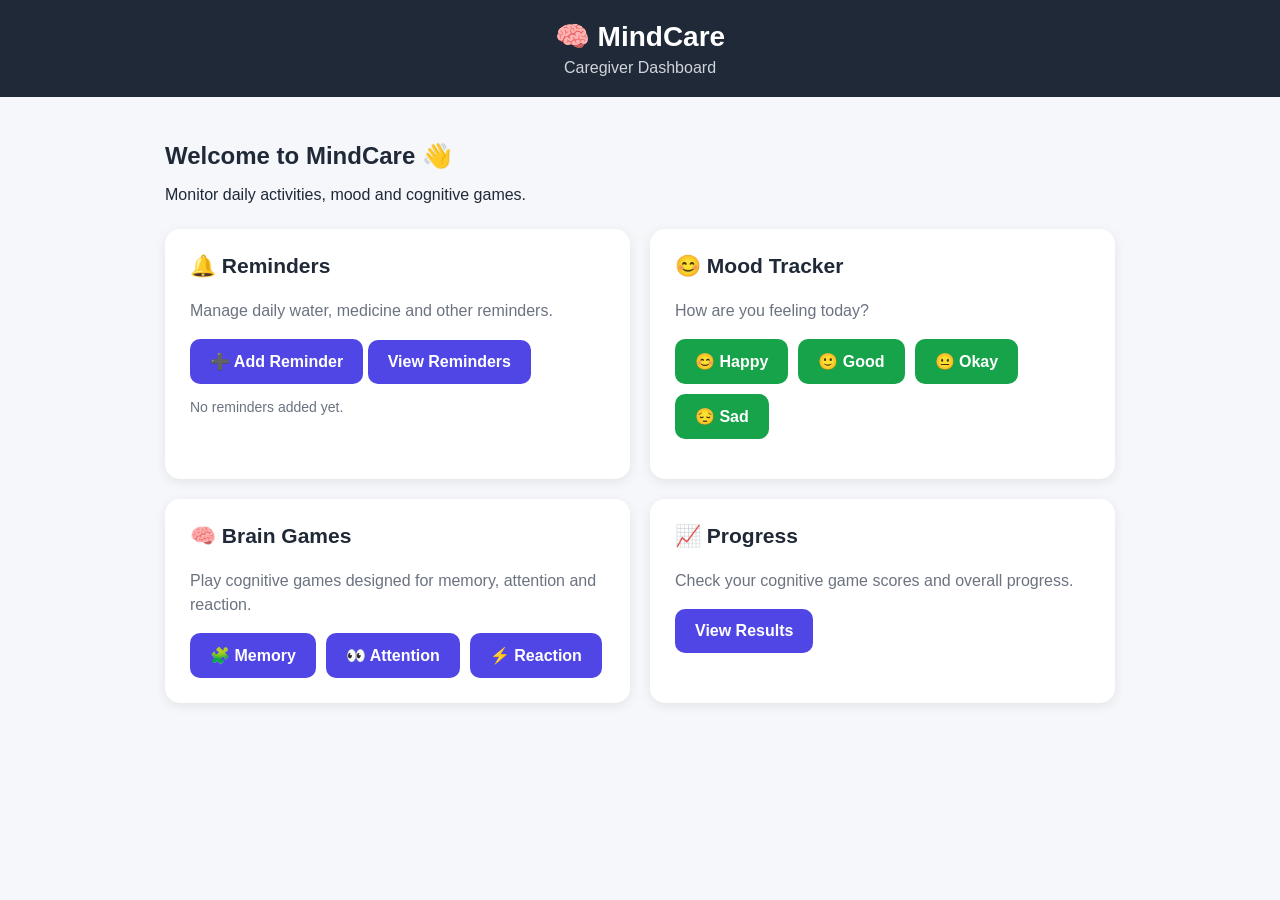
<file: index.html>
<!DOCTYPE html>
<html lang="en">
<head>
    <meta charset="UTF-8">
    <meta name="viewport" content="width=device-width, initial-scale=1.0">
    <title>MindCare Dashboard</title>

    <style>
        * {
            box-sizing: border-box;
        }

        body {
            margin: 0;
            font-family: Arial, sans-serif;
            background: #F5F7FB;
            color: #1F2937;
        }

        header {
            background: #1F2937;
            color: white;
            padding: 20px;
            text-align: center;
        }

        header h1 {
            margin: 0;
            font-size: 28px;
        }

        header p {
            margin: 6px 0 0;
            color: #D1D5DB;
        }

        .container {
            max-width: 1000px;
            margin: auto;
            padding: 25px;
        }

        .welcome {
            margin-bottom: 25px;
        }

        .welcome h2 {
            margin-bottom: 5px;
        }

        .grid {
            display: grid;
            grid-template-columns: repeat(2, 1fr);
            gap: 20px;
        }

        .card {
            background: white;
            border-radius: 15px;
            padding: 25px;
            box-shadow: 0 3px 12px rgba(0,0,0,0.08);
        }

        .card h3 {
            margin-top: 0;
            font-size: 21px;
        }

        .card p {
            color: #6B7280;
            line-height: 1.5;
        }

        button {
            border: none;
            border-radius: 10px;
            padding: 13px 20px;
            font-size: 16px;
            font-weight: bold;
            cursor: pointer;
            background: #4F46E5;
            color: white;
        }

        button:hover {
            background: #4338CA;
        }

        .game-buttons,
        .mood-buttons {
            display: flex;
            flex-wrap: wrap;
            gap: 10px;
        }

        .mood {
            background: #16A34A;
        }

        .mood:hover {
            background: #15803D;
        }

        .result {
            margin-top: 15px;
            font-weight: bold;
        }

        /* Reminder Form */

        .reminder-form {
            margin-top: 20px;
            padding: 18px;
            background: #F5F7FB;
            border-radius: 12px;
        }

        .reminder-form label {
            display: block;
            margin-top: 10px;
            margin-bottom: 5px;
            font-weight: bold;
        }

        .reminder-form input,
        .reminder-form select {
            width: 100%;
            padding: 12px;
            border: 1px solid #D1D5DB;
            border-radius: 8px;
            font-size: 15px;
            background: white;
        }

        .reminder-list {
            margin-top: 15px;
        }

        .reminder-item {
            background: white;
            border: 1px solid #E5E7EB;
            border-radius: 10px;
            padding: 12px;
            margin-bottom: 10px;
        }

        .reminder-item strong {
            display: block;
            margin-bottom: 5px;
        }

        .reminder-actions {
            margin-top: 8px;
            display: flex;
            gap: 8px;
            flex-wrap: wrap;
        }

        .small-button {
            padding: 8px 12px;
            font-size: 13px;
        }

        .done {
            background: #16A34A;
        }

        .delete {
            background: #DC2626;
        }

        .delete:hover {
            background: #B91C1C;
        }

        .empty {
            color: #6B7280;
            font-size: 14px;
        }

        @media (max-width: 700px) {

            .grid {
                grid-template-columns: 1fr;
            }

            .container {
                padding: 15px;
            }

            header h1 {
                font-size: 24px;
            }
        }
    </style>
</head>

<body>

<header>
    <h1>🧠 MindCare</h1>
    <p>Caregiver Dashboard</p>
</header>

<div class="container">

    <div class="welcome">
        <h2>Welcome to MindCare 👋</h2>
        <p>Monitor daily activities, mood and cognitive games.</p>
    </div>

    <div class="grid">

        <!-- REMINDERS -->
        <div class="card">

            <h3>🔔 Reminders</h3>

            <p>
                Manage daily water, medicine and other reminders.
            </p>

            <button onclick="toggleReminderForm()">
                ➕ Add Reminder
            </button>

            <button onclick="showReminder()">
                View Reminders
            </button>

            <!-- Add Reminder Form -->

            <div id="reminderForm" class="reminder-form" style="display:none;">

                <label for="reminderTitle">
                    Reminder Name
                </label>

                <input
                    type="text"
                    id="reminderTitle"
                    placeholder="Example: Drink Water"
                >

                <label for="reminderTime">
                    Time
                </label>

                <input
                    type="time"
                    id="reminderTime"
                >

                <label for="reminderType">
                    Type
                </label>

                <select id="reminderType">
                    <option value="General">General</option>
                    <option value="Water">Water</option>
                    <option value="Medicine">Medicine</option>
                    <option value="Meal">Meal</option>
                    <option value="Exercise">Exercise</option>
                    <option value="Appointment">Appointment</option>
                </select>

                <br><br>

                <button onclick="addReminder()">
                    💾 Save Reminder
                </button>

            </div>

            <div id="reminderResult" class="reminder-list"></div>

        </div>


        <!-- MOOD -->
        <div class="card">

            <h3>😊 Mood Tracker</h3>

            <p>How are you feeling today?</p>

            <div class="mood-buttons">

                <button class="mood" onclick="saveMood('Happy')">
                    😊 Happy
                </button>

                <button class="mood" onclick="saveMood('Good')">
                    🙂 Good
                </button>

                <button class="mood" onclick="saveMood('Okay')">
                    😐 Okay
                </button>

                <button class="mood" onclick="saveMood('Sad')">
                    😔 Sad
                </button>

            </div>

            <div id="moodResult" class="result"></div>

        </div>


        <!-- BRAIN GAMES -->
        <div class="card">

            <h3>🧠 Brain Games</h3>

            <p>
                Play cognitive games designed for memory,
                attention and reaction.
            </p>

            <div class="game-buttons">

                <button onclick="openGame('memory.html')">
                    🧩 Memory
                </button>

                <button onclick="openGame('attention.html')">
                    👀 Attention
                </button>

                <button onclick="openGame('reaction.html')">
                    ⚡ Reaction
                </button>

            </div>

        </div>


        <!-- PROGRESS -->
        <div class="card">

            <h3>📈 Progress</h3>

            <p>
                Check your cognitive game scores and overall progress.
            </p>

            <button onclick="openGame('results.html')">
                View Results
            </button>

        </div>

    </div>

</div>


<script>

/* =========================
   BRAIN GAMES
========================= */

function openGame(page) {

    window.location.href = "Games/" + page;

}


/* =========================
   MOOD TRACKER
========================= */

function saveMood(mood) {

    localStorage.setItem(
        "todayMood",
        mood
    );

    document.getElementById(
        "moodResult"
    ).innerText =
        "Today's mood: " + mood + " ✓";

}


/* Load today's mood */

function loadMood() {

    const mood =
        localStorage.getItem("todayMood");

    if (mood) {

        document.getElementById(
            "moodResult"
        ).innerText =
            "Today's mood: " + mood + " ✓";

    }

}


/* =========================
   REMINDERS
========================= */

let reminders =
    JSON.parse(
        localStorage.getItem("mindcareReminders")
    ) || [];


/* Show / hide reminder form */

function toggleReminderForm() {

    const form =
        document.getElementById("reminderForm");

    if (form.style.display === "none") {

        form.style.display = "block";

    } else {

        form.style.display = "none";

    }

}


/* Add new reminder */

function addReminder() {

    const title =
        document.getElementById(
            "reminderTitle"
        ).value.trim();

    const time =
        document.getElementById(
            "reminderTime"
        ).value;

    const type =
        document.getElementById(
            "reminderType"
        ).value;


    if (!title || !time) {

        alert(
            "Please enter reminder name and time."
        );

        return;

    }


    const reminder = {

        id: Date.now(),

        title: title,

        time: time,

        type: type,

        done: false

    };


    reminders.push(reminder);


    localStorage.setItem(
        "mindcareReminders",
        JSON.stringify(reminders)
    );


    document.getElementById(
        "reminderTitle"
    ).value = "";

    document.getElementById(
        "reminderTime"
    ).value = "";


    document.getElementById(
        "reminderForm"
    ).style.display = "none";


    displayReminders();

}


/* Display reminders */

function displayReminders() {

    const result =
        document.getElementById(
            "reminderResult"
        );


    if (reminders.length === 0) {

        result.innerHTML =
            '<div class="empty">No reminders added yet.</div>';

        return;

    }


    result.innerHTML = "";


    reminders.forEach(
        function(reminder, index) {

            const status =
                reminder.done
                ? "✅ Done"
                : "⏳ Pending";


            const item =
                document.createElement("div");

            item.className =
                "reminder-item";


            item.innerHTML =

                "<strong>" +
                "🔔 " +
                reminder.title +
                "</strong>" +

                "⏰ " +
                formatTime(reminder.time) +
                "<br>" +

                "📌 Type: " +
                reminder.type +
                "<br>" +

                status +

                '<div class="reminder-actions">' +

                '<button class="small-button done" ' +
                'onclick="toggleDone(' +
                index +
                ')">' +

                (
                    reminder.done
                    ? "↩ Undo"
                    : "✓ Done"
                ) +

                "</button>" +

                '<button class="small-button delete" ' +
                'onclick="deleteReminder(' +
                index +
                ')">' +

                "🗑 Delete" +

                "</button>" +

                "</div>";


            result.appendChild(item);

        }
    );

}


/* View reminders */

function showReminder() {

    displayReminders();

}


/* Mark Done / Undo */

function toggleDone(index) {

    reminders[index].done =
        !reminders[index].done;


    localStorage.setItem(
        "mindcareReminders",
        JSON.stringify(reminders)
    );


    displayReminders();

}


/* Delete reminder */

function deleteReminder(index) {

    if (
        confirm(
            "Delete this reminder?"
        )
    ) {

        reminders.splice(
            index,
            1
        );


        localStorage.setItem(
            "mindcareReminders",
            JSON.stringify(reminders)
        );


        displayReminders();

    }

}


/* Convert time */

function formatTime(time) {

    const parts =
        time.split(":");

    let hour =
        parseInt(parts[0]);

    const minute =
        parts[1];

    const ampm =
        hour >= 12
        ? "PM"
        : "AM";


    hour =
        hour % 12 || 12;


    return (
        hour +
        ":" +
        minute +
        " " +
        ampm
    );

}


/* =========================
   STARTUP
========================= */

loadMood();

displayReminders();

</script>

</body>
</html>
</file>
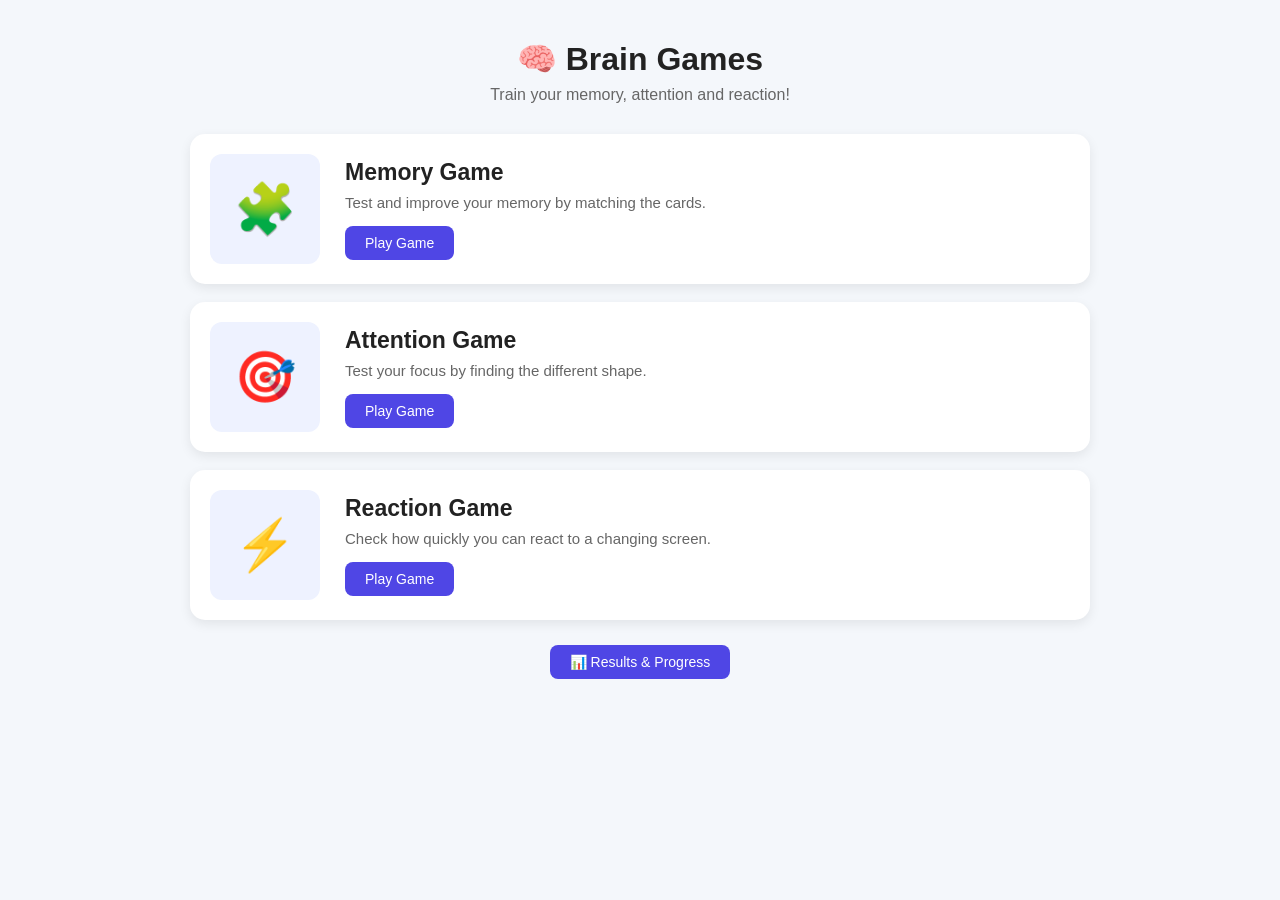
<file: Games/index.html>
<!DOCTYPE html>
<html lang="en">
<head>
    <meta charset="UTF-8">
    <meta name="viewport" content="width=device-width, initial-scale=1.0">
    <title>Brain Games</title>
    <link rel="stylesheet" href="style.css">
</head>

<body>

    <div class="container">

        <h1>🧠 Brain Games</h1>

        <p class="subtitle">
            Train your memory, attention and reaction!
        </p>

        <div class="games">

            <!-- MEMORY GAME -->
            <div class="game-card">

                <div class="game-icon">
                    🧩
                </div>

                <div class="game-info">

                    <h2>Memory Game</h2>

                    <p>
                        Test and improve your memory by matching the cards.
                    </p>

                    <a href="memory.html" class="play-btn">
                        Play Game
                    </a>

                </div>

            </div>


            <!-- ATTENTION GAME -->
            <div class="game-card">

                <div class="game-icon">
                    🎯
                </div>

                <div class="game-info">

                    <h2>Attention Game</h2>

                    <p>
                        Test your focus by finding the different shape.
                    </p>

                    <a href="attention.html" class="play-btn">
                        Play Game
                    </a>

                </div>

            </div>


            <!-- REACTION GAME -->
            <div class="game-card">

                <div class="game-icon">
                    ⚡
                </div>

                <div class="game-info">

                    <h2>Reaction Game</h2>

                    <p>
                        Check how quickly you can react to a changing screen.
                    </p>

                    <a href="reaction.html" class="play-btn">
                        Play Game
                    </a>

                </div>

            </div>

        </div>


        <!-- RESULTS & PROGRESS -->

        <div class="game-buttons">

            <a href="results.html" class="play-btn">
                📊 Results & Progress
            </a>

        </div>

    </div>

</body>
</html>
</file>
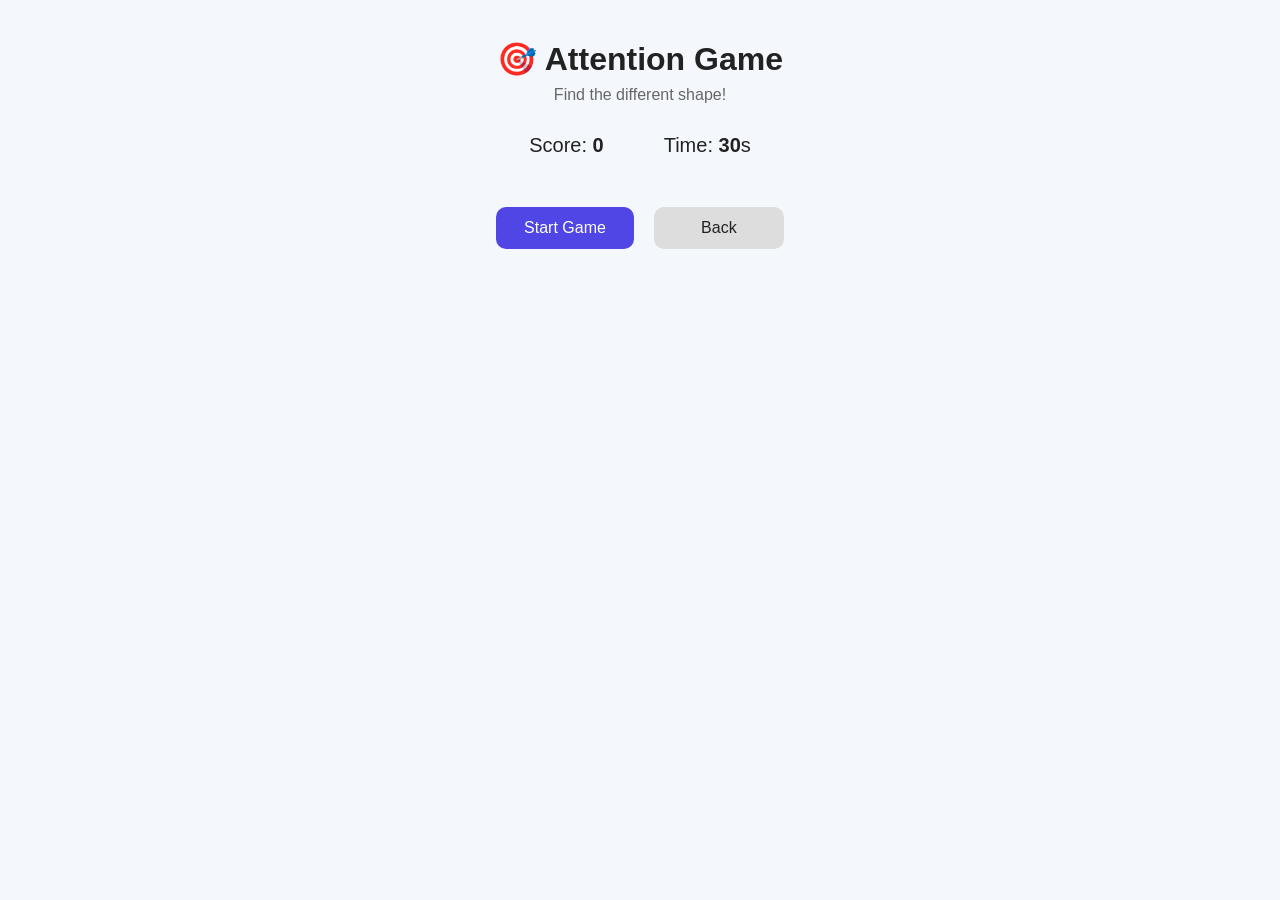
<file: attention.html>
<!DOCTYPE html>
<html lang="en">
<head>
    <meta charset="UTF-8">
    <meta name="viewport" content="width=device-width, initial-scale=1.0">
    <title>Attention Game</title>
    <link rel="stylesheet" href="style.css">
</head>
<body>

    <div class="container">

        <h1>🎯 Attention Game</h1>

        <p class="subtitle">
            Find the different shape!
        </p>

        <div class="memory-info">
            <span>
                Score:
                <b id="score">0</b>
            </span>

            <span>
                Time:
                <b id="timer">30</b>s
            </span>
        </div>

        <div id="attention-board" class="attention-board">
        </div>

        <div class="game-buttons">

            <button id="startBtn" class="start-btn">
                Start Game
            </button>

            <a href="index.html" class="back-btn">
                Back
            </a>

        </div>

    </div>

    <script src="attention.js"></script>

</body>
</html>
</file>
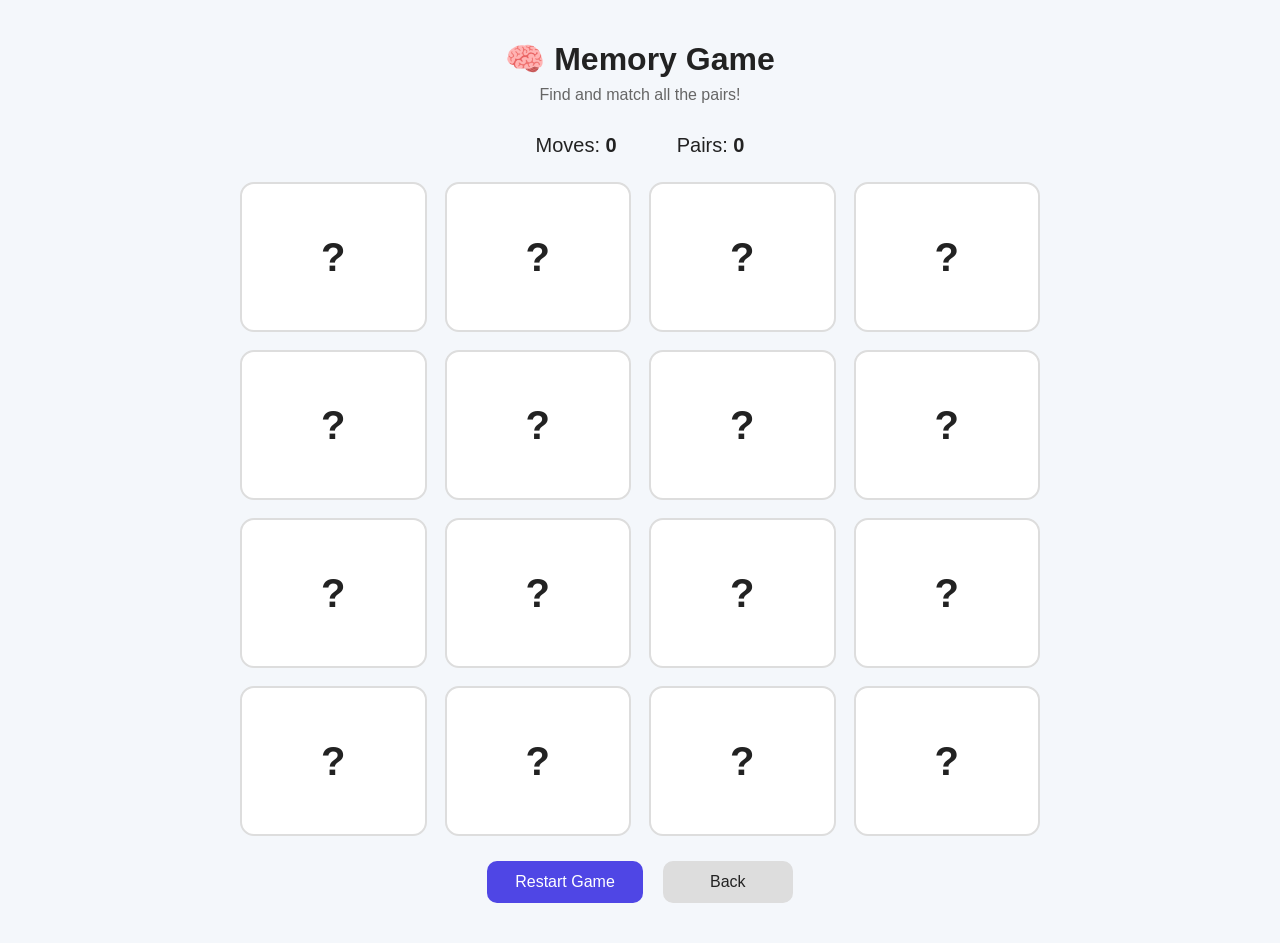
<file: memory.html>
<!DOCTYPE html>
<html lang="en">

<head>
    <meta charset="UTF-8">
    <meta name="viewport" content="width=device-width, initial-scale=1.0">

    <title>Memory Game</title>

    <link rel="stylesheet" href="style.css">
</head>

<body>

    <div class="container">

        <h1>🧠 Memory Game</h1>

        <p class="subtitle">
            Find and match all the pairs!
        </p>

        <!-- Game Information -->
        <div class="memory-info">

            <span>
                Moves:
                <b id="moves">0</b>
            </span>

            <span>
                Pairs:
                <b id="pairs">0</b>
            </span>

        </div>


        <!-- Memory Cards -->
        <div id="memory-board" class="memory-board">
        </div>


        <!-- Congratulations -->
        <div id="win-message" class="win-message">

            <h2>🎉 Congratulations!</h2>

            <p>
                You matched all the pairs!
            </p>

            <p>
                Total Moves:
                <b id="final-moves">0</b>
            </p>

        </div>


        <!-- Buttons -->
        <div class="game-buttons">

            <button id="restartBtn" class="start-btn">
                Restart Game
            </button>

            <a href="index.html" class="back-btn">
                Back
            </a>

        </div>

    </div>


    <script src="script.js"></script>

</body>

</html>
</file>
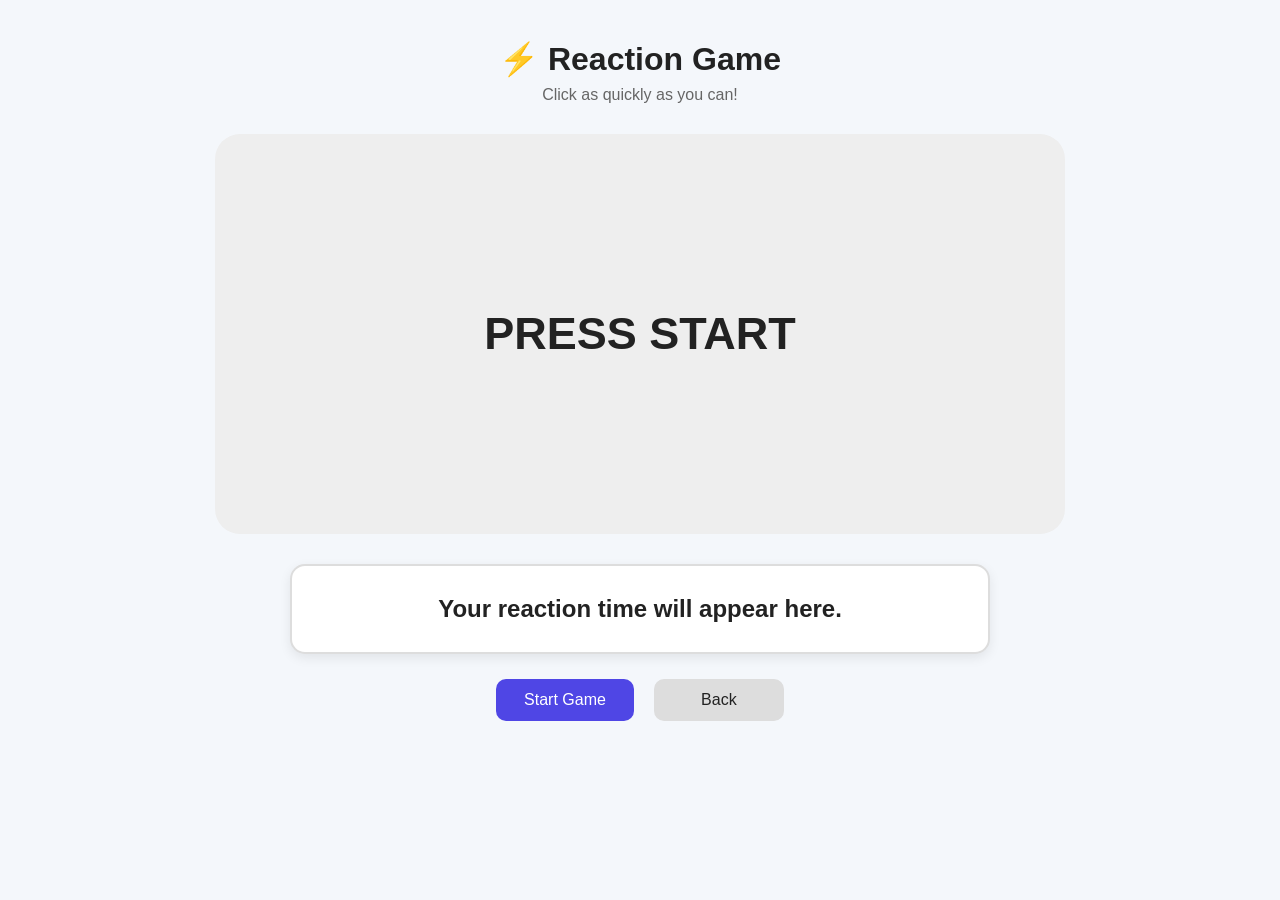
<file: reaction.html>
<!DOCTYPE html>
<html lang="en">
<head>
    <meta charset="UTF-8">
    <meta name="viewport" content="width=device-width, initial-scale=1.0">
    <title>Reaction Game</title>
    <link rel="stylesheet" href="style.css">
</head>

<body>

    <div class="container">

        <h1>⚡ Reaction Game</h1>

        <p class="subtitle">
            Click as quickly as you can!
        </p>

        <div id="reaction-box" class="reaction-box">
            <span id="reaction-text">PRESS START</span>
        </div>

        <div id="reaction-result" class="reaction-result">
            Your reaction time will appear here.
        </div>

        <div class="game-buttons">

            <button id="reaction-start" class="start-btn">
                Start Game
            </button>

            <a href="index.html" class="back-btn">
                Back
            </a>

        </div>

    </div>

    <script src="reaction.js"></script>

</body>
</html>
</file>
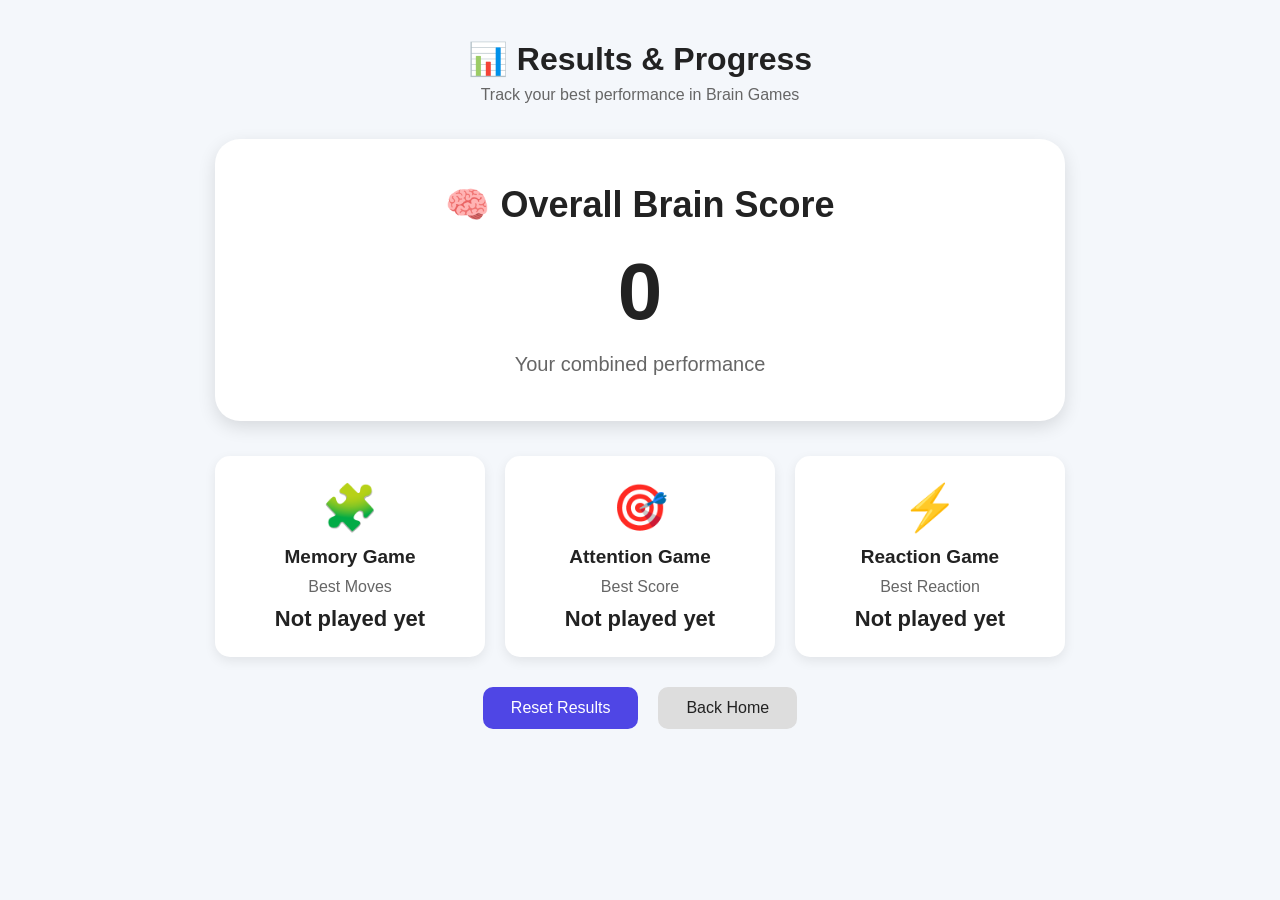
<file: results.html>
<!DOCTYPE html>
<html lang="en">
<head>
    <meta charset="UTF-8">
    <meta name="viewport" content="width=device-width, initial-scale=1.0">
    <title>Results & Progress</title>
    <link rel="stylesheet" href="style.css">
</head>

<body>

    <div class="container">

        <h1>📊 Results & Progress</h1>

        <p class="subtitle">
            Track your best performance in Brain Games
        </p>
<div class="overall-score">
    <h2>🧠 Overall Brain Score</h2>
    <strong id="overall-score">0</strong>
    <p>Your combined performance</p>
</div>
        <div class="results">

            <!-- MEMORY -->
            <div class="result-card">
                <div class="result-icon">🧩</div>

                <h2>Memory Game</h2>

                <p>Best Moves</p>

                <strong id="memory-result">
                    Not played yet
                </strong>
            </div>


            <!-- ATTENTION -->
            <div class="result-card">
                <div class="result-icon">🎯</div>

                <h2>Attention Game</h2>

                <p>Best Score</p>

                <strong id="attention-result">
                    Not played yet
                </strong>
            </div>


            <!-- REACTION -->
            <div class="result-card">
                <div class="result-icon">⚡</div>

                <h2>Reaction Game</h2>

                <p>Best Reaction</p>

                <strong id="reaction-result-page">
                    Not played yet
                </strong>
            </div>

        </div>


        <div class="game-buttons">

            <button id="reset-results" class="start-btn">
                Reset Results
            </button>

            <a href="index.html" class="back-btn">
                Back Home
            </a>

        </div>

    </div>


    <script>

        // ==============================
        // MEMORY BEST
        // ==============================

        const memoryBest =
            localStorage.getItem("memoryBest");

        if (memoryBest !== null) {

            document.getElementById("memory-result").textContent =
                memoryBest + " moves";
        }


        // ==============================
        // ATTENTION BEST
        // ==============================

        const attentionBest =
            localStorage.getItem("attentionBest");

        if (attentionBest !== null) {

            document.getElementById("attention-result").textContent =
                attentionBest + " points";
        }


        // ==============================
        // REACTION BEST
        // ==============================

        const reactionBest =
            localStorage.getItem("reactionBest");

        if (reactionBest !== null) {

            document.getElementById("reaction-result-page").textContent =
                reactionBest + " ms";
        }

// ==============================
        // OVERALL BRAIN SCORE
        // ==============================

        const memoryScore =
            localStorage.getItem("memoryBest");

        const attentionScore =
            localStorage.getItem("attentionBest");

        const reactionScore =
            localStorage.getItem("reactionBest");

        let overallScore = 0;

        if (memoryScore !== null) {
            overallScore += Math.max(0, 100 - Number(memoryScore) * 3);
        }

        if (attentionScore !== null) {
            overallScore += Number(attentionScore) * 2;
        }

        if (reactionScore !== null) {
            overallScore += Math.max(0, 100 - Number(reactionScore) / 5);
        }

        overallScore = Math.round(overallScore / 3);

        document.getElementById("overall-score").textContent =
            overallScore;
        // ==============================
        // RESET RESULTS
        // ==============================

        document.getElementById("reset-results")
            .addEventListener("click", () => {

                localStorage.removeItem("memoryBest");
                localStorage.removeItem("attentionBest");
                localStorage.removeItem("reactionBest");

                document.getElementById("memory-result").textContent =
                    "Not played yet";

                document.getElementById("attention-result").textContent =
                    "Not played yet";

                document.getElementById("reaction-result-page").textContent =
                    "Not played yet";
            });

    </script>

</body>
</html>
</file>
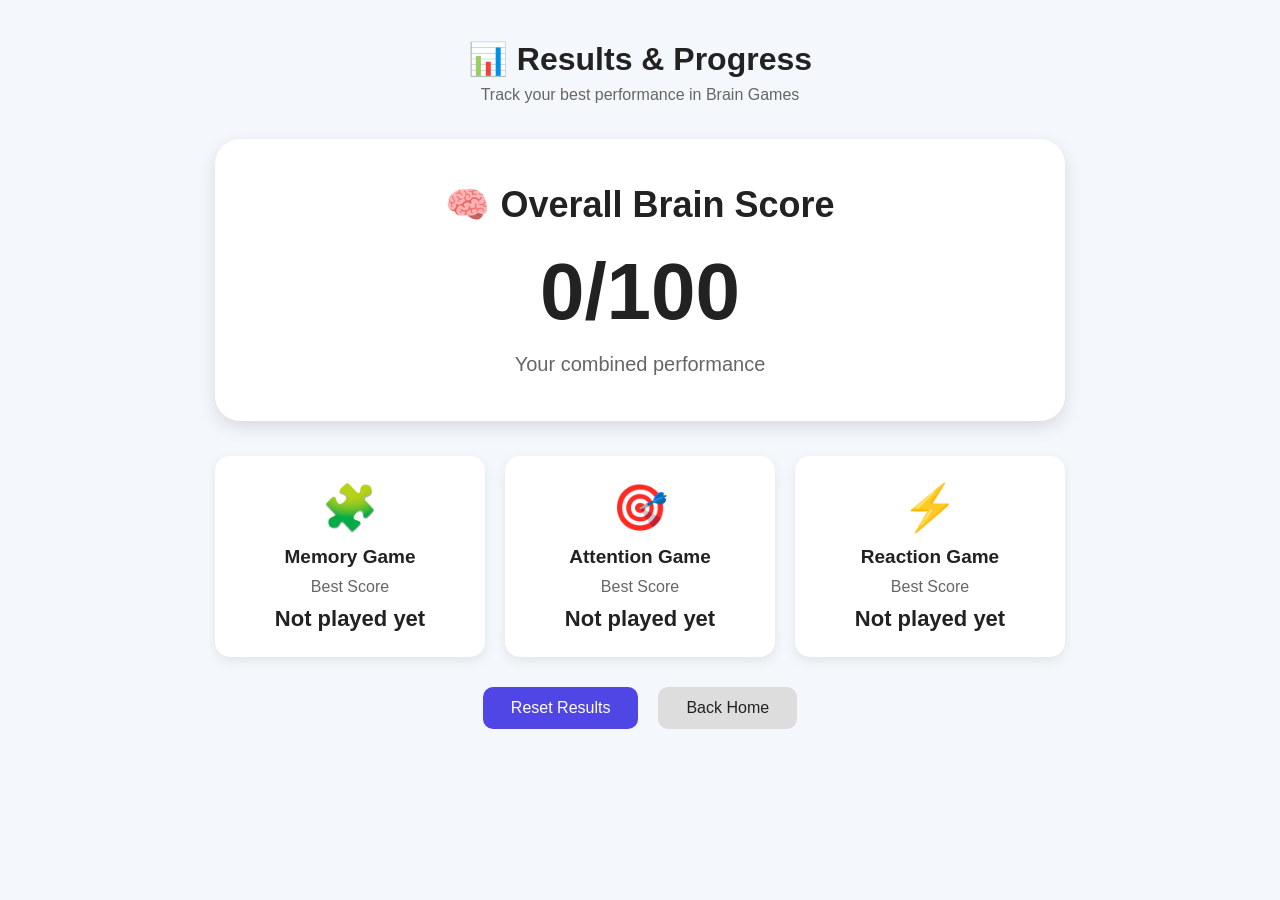
<file: Games/results.html>
<!DOCTYPE html>
<html lang="en">

<head>

    <meta charset="UTF-8">

    <meta name="viewport"
          content="width=device-width, initial-scale=1.0">

    <title>Results & Progress</title>

    <link rel="stylesheet" href="style.css">

</head>


<body>

    <div class="container">

        <h1>📊 Results & Progress</h1>

        <p class="subtitle">
            Track your best performance in Brain Games
        </p>


        <!-- OVERALL SCORE -->

        <div class="overall-score">

            <h2>🧠 Overall Brain Score</h2>

            <strong id="overall-score">0</strong>

            <p>Your combined performance</p>

        </div>


        <div class="results">


            <!-- MEMORY -->

            <div class="result-card">

                <div class="result-icon">🧩</div>

                <h2>Memory Game</h2>

                <p>Best Score</p>

                <strong id="memory-result">
                    Not played yet
                </strong>

            </div>


            <!-- ATTENTION -->

            <div class="result-card">

                <div class="result-icon">🎯</div>

                <h2>Attention Game</h2>

                <p>Best Score</p>

                <strong id="attention-result">
                    Not played yet
                </strong>

            </div>


            <!-- REACTION -->

            <div class="result-card">

                <div class="result-icon">⚡</div>

                <h2>Reaction Game</h2>

                <p>Best Score</p>

                <strong id="reaction-result-page">
                    Not played yet
                </strong>

            </div>


        </div>


        <div class="game-buttons">

            <button id="reset-results" class="start-btn">
                Reset Results
            </button>


            <a href="index.html" class="back-btn">
                Back Home
            </a>

        </div>

    </div>



    <script>


        /* =================================
           MEMORY SCORE
           ================================= */

        const memoryScore =
            localStorage.getItem("memoryScore");


        if (memoryScore !== null) {

            document.getElementById(
                "memory-result"
            ).textContent =
                memoryScore + "/100";

        }



        /* =================================
           ATTENTION SCORE
           ================================= */

        const attentionScore =
            localStorage.getItem("attentionScore");


        if (attentionScore !== null) {

            document.getElementById(
                "attention-result"
            ).textContent =
                attentionScore + "/100";

        }



        /* =================================
           REACTION SCORE
           ================================= */

        const reactionScore =
            localStorage.getItem("reactionScore");


        if (reactionScore !== null) {

            document.getElementById(
                "reaction-result-page"
            ).textContent =
                reactionScore + "/100";

        }



        /* =================================
           OVERALL BRAIN SCORE
           ================================= */

        const scores = [];


        if (memoryScore !== null) {

            scores.push(
                Number(memoryScore)
            );

        }


        if (attentionScore !== null) {

            scores.push(
                Number(attentionScore)
            );

        }


        if (reactionScore !== null) {

            scores.push(
                Number(reactionScore)
            );

        }


        let overallScore = 0;


        /* Calculate average */

        if (scores.length > 0) {

            const total =
                scores.reduce(
                    (sum, score) => sum + score,
                    0
                );

            overallScore =
                Math.round(
                    total / scores.length
                );

        }


        document.getElementById(
            "overall-score"
        ).textContent =
            overallScore + "/100";



        /* =================================
           RESET RESULTS
           ================================= */

        document.getElementById(
            "reset-results"
        ).addEventListener(
            "click",
            () => {


                /* Remove Memory data */

                localStorage.removeItem(
                    "memoryScore"
                );

                localStorage.removeItem(
                    "memoryBest"
                );

                localStorage.removeItem(
                    "memoryLastScore"
                );

                localStorage.removeItem(
                    "memoryLastMoves"
                );


                /* Remove Attention data */

                localStorage.removeItem(
                    "attentionScore"
                );

                localStorage.removeItem(
                    "attentionBest"
                );

                localStorage.removeItem(
                    "attentionLastScore"
                );

                localStorage.removeItem(
                    "attentionRawScore"
                );

                localStorage.removeItem(
                    "attentionCorrect"
                );

                localStorage.removeItem(
                    "attentionWrong"
                );


                /* Remove Reaction data */

                localStorage.removeItem(
                    "reactionScore"
                );

                localStorage.removeItem(
                    "reactionBest"
                );

                localStorage.removeItem(
                    "reactionLastScore"
                );

                localStorage.removeItem(
                    "reactionLastTime"
                );


                /* Reset display */

                document.getElementById(
                    "memory-result"
                ).textContent =
                    "Not played yet";


                document.getElementById(
                    "attention-result"
                ).textContent =
                    "Not played yet";


                document.getElementById(
                    "reaction-result-page"
                ).textContent =
                    "Not played yet";


                document.getElementById(
                    "overall-score"
                ).textContent =
                    "0/100";

            }
        );

    </script>

</body>

</html>
</file>
<file: Games/style.css>
/* =========================================
   BRAIN GAMES - COMPLETE STYLE
   ========================================= */

* {
    margin: 0;
    padding: 0;
    box-sizing: border-box;
}

body {
    font-family: Arial, sans-serif;
    background: #f4f7fb;
    color: #222;
}

.container {
    width: 90%;
    max-width: 900px;
    margin: 40px auto;
}

/* =========================================
   HOME PAGE
   ========================================= */

h1 {
    text-align: center;
    font-size: 32px;
    margin-bottom: 8px;
}

.subtitle {
    text-align: center;
    color: #666;
    margin-bottom: 30px;
    font-size: 16px;
}

.games {
    display: flex;
    flex-direction: column;
    gap: 18px;
}

.game-card {
    width: 100%;
    min-height: 150px;
    background: white;
    border-radius: 15px;
    padding: 20px;
    display: flex;
    flex-direction: row;
    align-items: center;
    gap: 25px;
    box-shadow: 0 4px 12px rgba(0, 0, 0, 0.08);
}

.game-icon {
    width: 110px;
    height: 110px;
    min-width: 110px;
    border-radius: 12px;
    background: #eef2ff;
    display: flex;
    justify-content: center;
    align-items: center;
    font-size: 50px;
}

.game-info {
    flex: 1;
}

.game-info h2 {
    font-size: 23px;
    margin-bottom: 8px;
}

.game-info p {
    color: #666;
    font-size: 15px;
    margin-bottom: 15px;
}

.play-btn {
    display: inline-block;
    padding: 9px 20px;
    background: #4f46e5;
    color: white;
    text-decoration: none;
    border-radius: 8px;
    font-size: 14px;
    cursor: pointer;
}

.play-btn:hover {
    background: #3730a3;
}

/* =========================================
   COMMON GAME BUTTONS
   ========================================= */

.start-btn,
.back-btn {
    padding: 12px 28px;
    font-size: 16px;
    min-width: 130px;
    border-radius: 10px;
    cursor: pointer;
}

.start-btn {
    border: none;
    background: #4f46e5;
    color: white;
}

.start-btn:hover {
    background: #3730a3;
}

.start-btn:disabled {
    opacity: 0.6;
    cursor: not-allowed;
}

.back-btn {
    display: inline-block;
    background: #ddd;
    color: #222;
    text-decoration: none;
    text-align: center;
}

.back-btn:hover {
    background: #ccc;
}

/* =========================================
   GAME BUTTON AREA
   ========================================= */

.game-buttons {
    display: flex;
    justify-content: center;
    align-items: center;
    gap: 20px;
    margin-top: 25px;
    flex-wrap: wrap;
}

/* =========================================
   MEMORY GAME
   ========================================= */

.memory-info {
    display: flex;
    justify-content: center;
    gap: 60px;
    margin: 20px 0;
    font-size: 20px;
}

.memory-board {
    display: grid;
    grid-template-columns: repeat(4, 1fr);
    gap: 18px;
    width: 100%;
    max-width: 800px;
    margin: 25px auto;
}

.card {
    width: 100%;
    height: 150px;
    background: white;
    border: 2px solid #ddd;
    border-radius: 14px;
    cursor: pointer;
    font-size: 40px;
    font-weight: bold;
    color: #222;
    display: flex;
    justify-content: center;
    align-items: center;
    transition: transform 0.2s, background 0.2s;
}

.card:hover {
    transform: scale(1.03);
}

.card.flipped {
    background: #eef2ff;
}

.card.matched {
    background: #e8f5e9;
    border-color: #4caf50;
    cursor: default;
}

.win-message {
    display: none;
    text-align: center;
    background: white;
    padding: 25px;
    margin: 25px auto;
    max-width: 500px;
    border-radius: 15px;
    box-shadow: 0 4px 12px rgba(0, 0, 0, 0.08);
}

.win-message h2 {
    margin-bottom: 10px;
}

.win-message p {
    margin-top: 8px;
}

/* =========================================
   ATTENTION GAME
   ========================================= */

.attention-board {
    display: grid;
    grid-template-columns: repeat(4, 1fr);
    gap: 15px;
    width: 100%;
    max-width: 650px;
    margin: 25px auto;
}

.attention-shape {
    height: 100px;
    background: white;
    border: 2px solid #ddd;
    border-radius: 15px;
    font-size: 40px;
    cursor: pointer;
    transition: transform 0.15s, background 0.15s;
}

.attention-shape:hover {
    transform: scale(1.04);
    background: #f5f7ff;
}

.attention-shape:active {
    transform: scale(0.97);
}

.game-over {
    grid-column: 1 / -1;
    text-align: center;
    background: white;
    padding: 30px;
    border-radius: 15px;
    font-size: 20px;
    box-shadow: 0 4px 12px rgba(0, 0, 0, 0.08);
}

.game-over p {
    margin-top: 10px;
}

/* =========================================
   REACTION GAME
   ========================================= */

.reaction-box {
    width: 100%;
    max-width: 850px;
    height: 400px;
    margin: 30px auto;
    background: #eeeeee;
    border-radius: 25px;
    display: flex;
    justify-content: center;
    align-items: center;
    cursor: pointer;
    user-select: none;
    transition: transform 0.15s;
}

.reaction-box:hover {
    transform: scale(1.01);
}

.reaction-box span {
    font-size: 45px;
    font-weight: bold;
}

.reaction-box.ready {
    background: #4f46e5;
    color: white;
}

/* LARGE RESULT BOX */

.reaction-result {
    width: 100%;
    max-width: 700px;
    min-height: 90px;
    margin: 20px auto;
    padding: 25px;
    background: white;
    border: 2px solid #ddd;
    border-radius: 15px;
    display: flex;
    justify-content: center;
    align-items: center;
    text-align: center;
    font-size: 24px;
    font-weight: bold;
    box-shadow: 0 4px 12px rgba(0, 0, 0, 0.08);
}

/* =========================================
   RESULTS PAGE
   ========================================= */

.results {
    display: grid;
    grid-template-columns: repeat(3, 1fr);
    gap: 20px;
    margin: 30px auto;
    max-width: 850px;
}

.result-card {
    background: white;
    border-radius: 15px;
    padding: 25px 15px;
    text-align: center;
    box-shadow: 0 4px 12px rgba(0, 0, 0, 0.08);
}

.result-icon {
    font-size: 45px;
    margin-bottom: 12px;
}

.result-card h2 {
    font-size: 19px;
    margin-bottom: 10px;
}

.result-card p {
    color: #666;
    margin-bottom: 10px;
}

.result-card strong {
    font-size: 22px;
    display: block;
}

/* =========================================
   MOBILE
   ========================================= */

@media (max-width: 600px) {

    .container {
        width: 94%;
        margin: 25px auto;
    }

    h1 {
        font-size: 27px;
    }

    .subtitle {
        font-size: 14px;
        margin-bottom: 25px;
    }

    /* HOME */

    .game-card {
        min-height: 125px;
        padding: 15px;
        gap: 15px;
    }

    .game-icon {
        width: 75px;
        height: 75px;
        min-width: 75px;
        font-size: 35px;
    }

    .game-info h2 {
        font-size: 18px;
    }

    .game-info p {
        font-size: 13px;
        margin-bottom: 10px;
    }

    .play-btn {
        padding: 7px 14px;
        font-size: 13px;
    }

    /* MEMORY */

    .memory-info {
        gap: 30px;
        font-size: 18px;
    }

    .memory-board {
        grid-template-columns: repeat(2, 1fr);
        gap: 14px;
    }

    .card {
        height: 125px;
        font-size: 34px;
    }

    .win-message {
        padding: 20px;
    }

    /* ATTENTION */

    .attention-board {
        grid-template-columns: repeat(3, 1fr);
        gap: 12px;
    }

    .attention-shape {
        height: 90px;
        font-size: 32px;
    }

    /* REACTION */

    .reaction-box {
        height: 300px;
        border-radius: 20px;
    }

    .reaction-box span {
        font-size: 32px;
    }

    .reaction-result {
        min-height: 80px;
        padding: 20px;
        font-size: 19px;
    }

    /* RESULTS */
    .results {
        grid-template-columns: 1fr;
        gap: 15px;
    }

    .result-card {
        padding: 20px;
    }

    /* BUTTONS */

    .start-btn,
    .back-btn {
        padding: 10px 20px;
        font-size: 15px;
        min-width: 115px;
    }
}
/* LARGE OVERALL BRAIN SCORE */

.overall-score {
    width: 95%;
    max-width: 850px;
    min-height: 250px;
    margin: 35px auto;
    padding: 45px 30px;
    background: white;
    border-radius: 25px;
    text-align: center;
    box-shadow: 0 6px 18px rgba(0, 0, 0, 0.12);
}

.overall-score h2 {
    font-size: 36px;
    margin-bottom: 20px;
}

.overall-score strong {
    display: block;
    font-size: 80px;
    margin-bottom: 15px;
}

.overall-score p {
    color: #666;
    font-size: 20px;
}
</file>
<file: style.css>
/* =========================================
   BRAIN GAMES - COMPLETE STYLE
   ========================================= */

* {
    margin: 0;
    padding: 0;
    box-sizing: border-box;
}

body {
    font-family: Arial, sans-serif;
    background: #f4f7fb;
    color: #222;
}

.container {
    width: 90%;
    max-width: 900px;
    margin: 40px auto;
}

/* =========================================
   HOME PAGE
   ========================================= */

h1 {
    text-align: center;
    font-size: 32px;
    margin-bottom: 8px;
}

.subtitle {
    text-align: center;
    color: #666;
    margin-bottom: 30px;
    font-size: 16px;
}

.games {
    display: flex;
    flex-direction: column;
    gap: 18px;
}

.game-card {
    width: 100%;
    min-height: 150px;
    background: white;
    border-radius: 15px;
    padding: 20px;
    display: flex;
    flex-direction: row;
    align-items: center;
    gap: 25px;
    box-shadow: 0 4px 12px rgba(0, 0, 0, 0.08);
}

.game-icon {
    width: 110px;
    height: 110px;
    min-width: 110px;
    border-radius: 12px;
    background: #eef2ff;
    display: flex;
    justify-content: center;
    align-items: center;
    font-size: 50px;
}

.game-info {
    flex: 1;
}

.game-info h2 {
    font-size: 23px;
    margin-bottom: 8px;
}

.game-info p {
    color: #666;
    font-size: 15px;
    margin-bottom: 15px;
}

.play-btn {
    display: inline-block;
    padding: 9px 20px;
    background: #4f46e5;
    color: white;
    text-decoration: none;
    border-radius: 8px;
    font-size: 14px;
    cursor: pointer;
}

.play-btn:hover {
    background: #3730a3;
}

/* =========================================
   COMMON GAME BUTTONS
   ========================================= */

.start-btn,
.back-btn {
    padding: 12px 28px;
    font-size: 16px;
    min-width: 130px;
    border-radius: 10px;
    cursor: pointer;
}

.start-btn {
    border: none;
    background: #4f46e5;
    color: white;
}

.start-btn:hover {
    background: #3730a3;
}

.start-btn:disabled {
    opacity: 0.6;
    cursor: not-allowed;
}

.back-btn {
    display: inline-block;
    background: #ddd;
    color: #222;
    text-decoration: none;
    text-align: center;
}

.back-btn:hover {
    background: #ccc;
}

/* =========================================
   GAME BUTTON AREA
   ========================================= */

.game-buttons {
    display: flex;
    justify-content: center;
    align-items: center;
    gap: 20px;
    margin-top: 25px;
    flex-wrap: wrap;
}

/* =========================================
   MEMORY GAME
   ========================================= */

.memory-info {
    display: flex;
    justify-content: center;
    gap: 60px;
    margin: 20px 0;
    font-size: 20px;
}

.memory-board {
    display: grid;
    grid-template-columns: repeat(4, 1fr);
    gap: 18px;
    width: 100%;
    max-width: 800px;
    margin: 25px auto;
}

.card {
    width: 100%;
    height: 150px;
    background: white;
    border: 2px solid #ddd;
    border-radius: 14px;
    cursor: pointer;
    font-size: 40px;
    font-weight: bold;
    color: #222;
    display: flex;
    justify-content: center;
    align-items: center;
    transition: transform 0.2s, background 0.2s;
}

.card:hover {
    transform: scale(1.03);
}

.card.flipped {
    background: #eef2ff;
}

.card.matched {
    background: #e8f5e9;
    border-color: #4caf50;
    cursor: default;
}

.win-message {
    display: none;
    text-align: center;
    background: white;
    padding: 25px;
    margin: 25px auto;
    max-width: 500px;
    border-radius: 15px;
    box-shadow: 0 4px 12px rgba(0, 0, 0, 0.08);
}

.win-message h2 {
    margin-bottom: 10px;
}

.win-message p {
    margin-top: 8px;
}

/* =========================================
   ATTENTION GAME
   ========================================= */

.attention-board {
    display: grid;
    grid-template-columns: repeat(4, 1fr);
    gap: 15px;
    width: 100%;
    max-width: 650px;
    margin: 25px auto;
}

.attention-shape {
    height: 100px;
    background: white;
    border: 2px solid #ddd;
    border-radius: 15px;
    font-size: 40px;
    cursor: pointer;
    transition: transform 0.15s, background 0.15s;
}

.attention-shape:hover {
    transform: scale(1.04);
    background: #f5f7ff;
}

.attention-shape:active {
    transform: scale(0.97);
}

.game-over {
    grid-column: 1 / -1;
    text-align: center;
    background: white;
    padding: 30px;
    border-radius: 15px;
    font-size: 20px;
    box-shadow: 0 4px 12px rgba(0, 0, 0, 0.08);
}

.game-over p {
    margin-top: 10px;
}

/* =========================================
   REACTION GAME
   ========================================= */

.reaction-box {
    width: 100%;
    max-width: 850px;
    height: 400px;
    margin: 30px auto;
    background: #eeeeee;
    border-radius: 25px;
    display: flex;
    justify-content: center;
    align-items: center;
    cursor: pointer;
    user-select: none;
    transition: transform 0.15s;
}

.reaction-box:hover {
    transform: scale(1.01);
}

.reaction-box span {
    font-size: 45px;
    font-weight: bold;
}

.reaction-box.ready {
    background: #4f46e5;
    color: white;
}

/* LARGE RESULT BOX */

.reaction-result {
    width: 100%;
    max-width: 700px;
    min-height: 90px;
    margin: 20px auto;
    padding: 25px;
    background: white;
    border: 2px solid #ddd;
    border-radius: 15px;
    display: flex;
    justify-content: center;
    align-items: center;
    text-align: center;
    font-size: 24px;
    font-weight: bold;
    box-shadow: 0 4px 12px rgba(0, 0, 0, 0.08);
}

/* =========================================
   RESULTS PAGE
   ========================================= */

.results {
    display: grid;
    grid-template-columns: repeat(3, 1fr);
    gap: 20px;
    margin: 30px auto;
    max-width: 850px;
}

.result-card {
    background: white;
    border-radius: 15px;
    padding: 25px 15px;
    text-align: center;
    box-shadow: 0 4px 12px rgba(0, 0, 0, 0.08);
}

.result-icon {
    font-size: 45px;
    margin-bottom: 12px;
}

.result-card h2 {
    font-size: 19px;
    margin-bottom: 10px;
}

.result-card p {
    color: #666;
    margin-bottom: 10px;
}

.result-card strong {
    font-size: 22px;
    display: block;
}

/* =========================================
   MOBILE
   ========================================= */

@media (max-width: 600px) {

    .container {
        width: 94%;
        margin: 25px auto;
    }

    h1 {
        font-size: 27px;
    }

    .subtitle {
        font-size: 14px;
        margin-bottom: 25px;
    }

    /* HOME */

    .game-card {
        min-height: 125px;
        padding: 15px;
        gap: 15px;
    }

    .game-icon {
        width: 75px;
        height: 75px;
        min-width: 75px;
        font-size: 35px;
    }

    .game-info h2 {
        font-size: 18px;
    }

    .game-info p {
        font-size: 13px;
        margin-bottom: 10px;
    }

    .play-btn {
        padding: 7px 14px;
        font-size: 13px;
    }

    /* MEMORY */

    .memory-info {
        gap: 30px;
        font-size: 18px;
    }

    .memory-board {
        grid-template-columns: repeat(2, 1fr);
        gap: 14px;
    }

    .card {
        height: 125px;
        font-size: 34px;
    }

    .win-message {
        padding: 20px;
    }

    /* ATTENTION */

    .attention-board {
        grid-template-columns: repeat(3, 1fr);
        gap: 12px;
    }

    .attention-shape {
        height: 90px;
        font-size: 32px;
    }

    /* REACTION */

    .reaction-box {
        height: 300px;
        border-radius: 20px;
    }

    .reaction-box span {
        font-size: 32px;
    }

    .reaction-result {
        min-height: 80px;
        padding: 20px;
        font-size: 19px;
    }

    /* RESULTS */
    .results {
        grid-template-columns: 1fr;
        gap: 15px;
    }

    .result-card {
        padding: 20px;
    }

    /* BUTTONS */

    .start-btn,
    .back-btn {
        padding: 10px 20px;
        font-size: 15px;
        min-width: 115px;
    }
}
/* LARGE OVERALL BRAIN SCORE */

.overall-score {
    width: 95%;
    max-width: 850px;
    min-height: 250px;
    margin: 35px auto;
    padding: 45px 30px;
    background: white;
    border-radius: 25px;
    text-align: center;
    box-shadow: 0 6px 18px rgba(0, 0, 0, 0.12);
}

.overall-score h2 {
    font-size: 36px;
    margin-bottom: 20px;
}

.overall-score strong {
    display: block;
    font-size: 80px;
    margin-bottom: 15px;
}

.overall-score p {
    color: #666;
    font-size: 20px;
}
</file>
